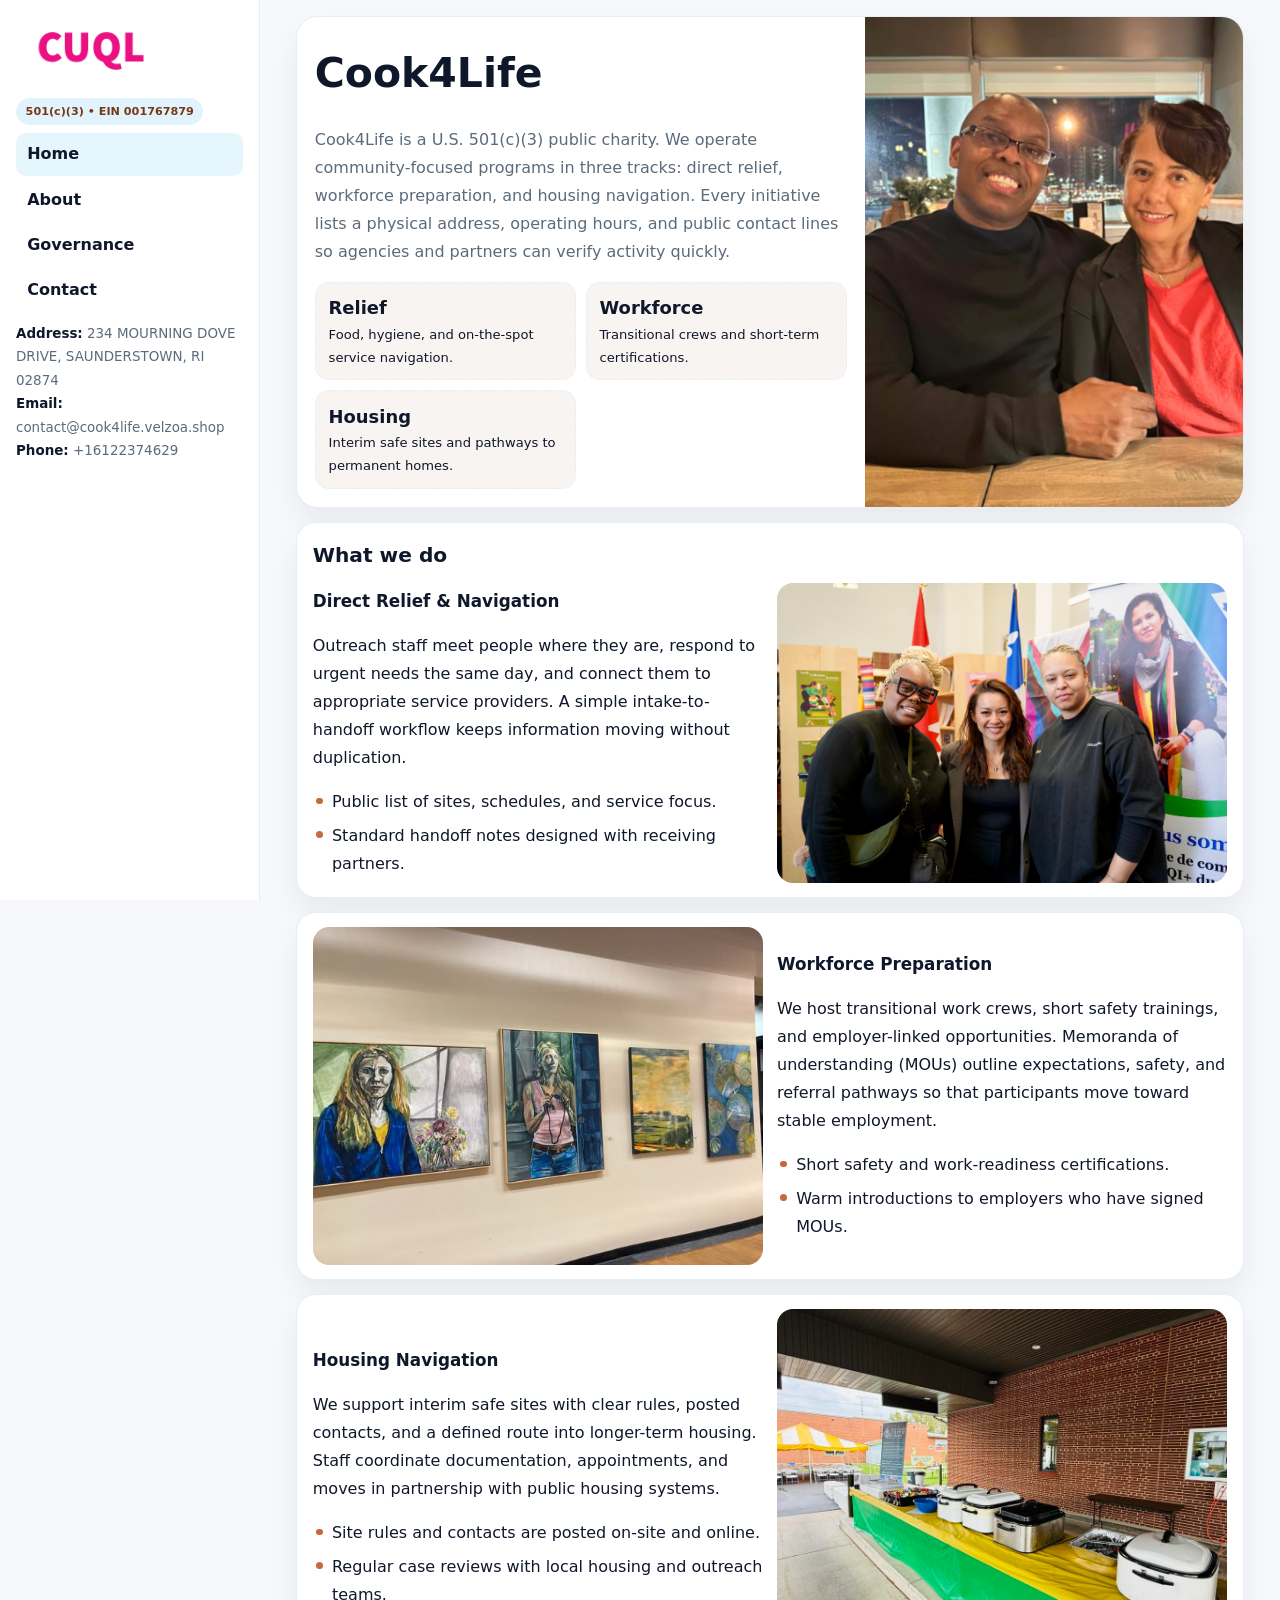
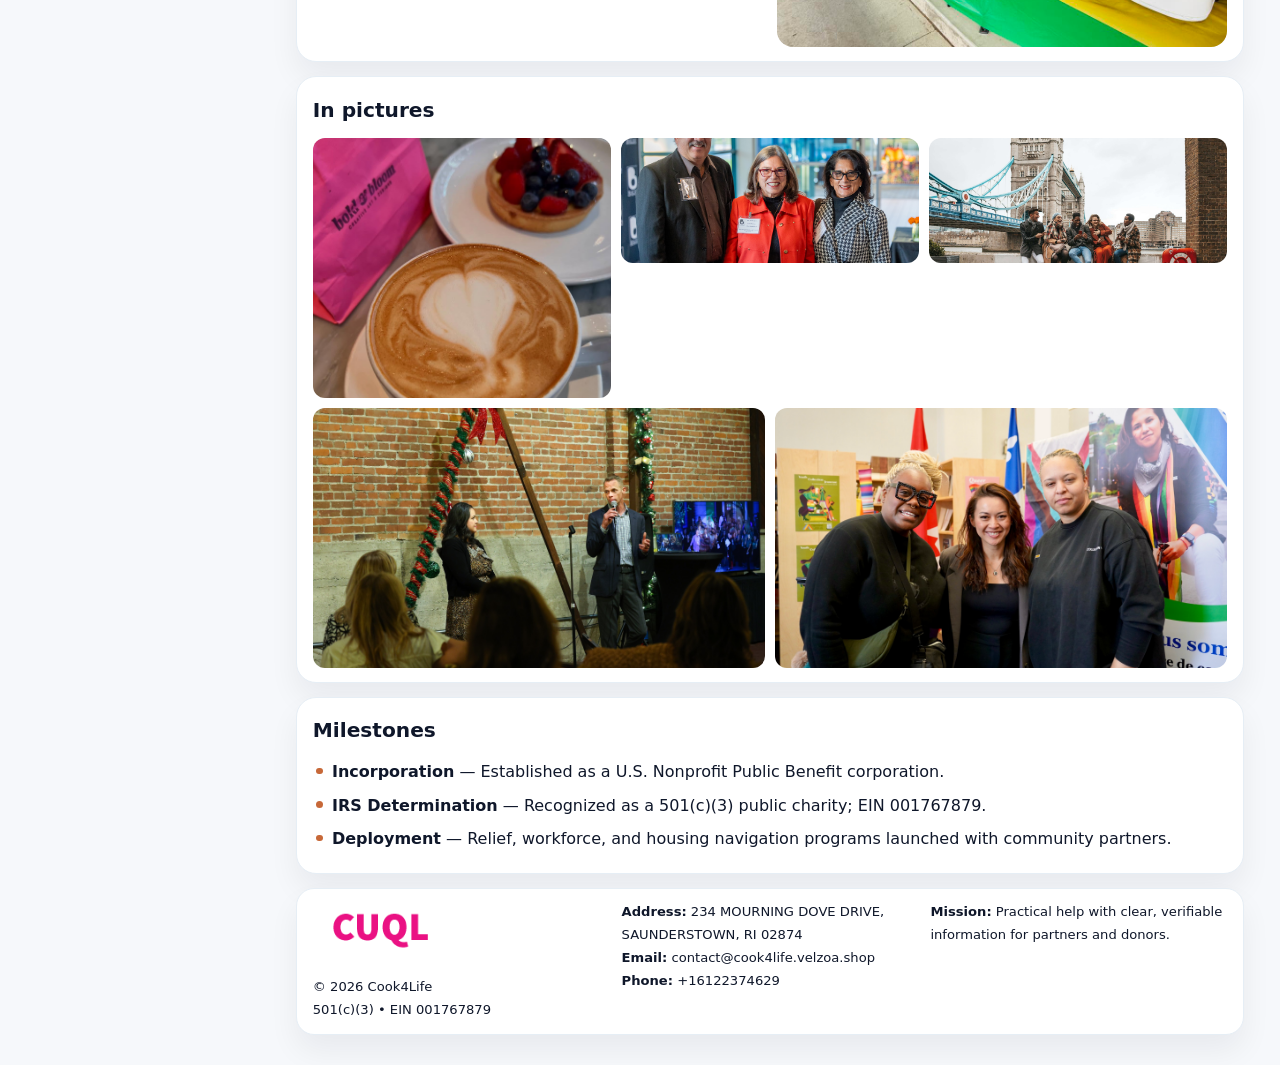
<file: index.html>
<!doctype html><html lang="en"><head>
<meta charset="utf-8">
<meta name="viewport" content="width=device-width,initial-scale=1">
<title>Cook4Life – Nonprofit • 2025</title>
<link rel="stylesheet" href="assets/styles.css">
<link rel="icon" href="images/logo.png">
<meta name="data-ein" content="001767879">
<meta name="data-name" content="Cook4Life">
  <meta name="description" content="We are a 501(c)(3) organization advancing community services, education, and direct relief through transparent programs, local partnerships, and measurable outcomes.">
<meta name="facebook-domain-verification" content="66zy78zuj18s63ev19a44s9bgifi6u" />
</head>
<body>
<div style="position:absolute;left:-9999px;top:-9999px;opacity:0" data-uniq="{{UNIQUE_BLOB}}">
  <span>We are a 501(c)(3) organization advancing community services, education, and direct relief through transparent programs, local partnerships, and measurable outcomes.</span><svg width="12" height="12" viewBox="0 0 12 12" xmlns="http://www.w3.org/2000/svg"><circle cx="6" cy="6" r="5" fill="#0f766e"/></svg><img src="images/relief.jpg" width="1" height="1" alt="" loading="lazy"/>
</div>

<div class="layout">
  <aside class="aside">
    <div class="logo">
      <a href="index.html"><img src="images/logo.png" alt="Logo"></a>
    </div>
    <div class="tag">501(c)(3) • EIN 001767879</div>
    <nav class="ca093d1d081" style="margin-top:8px">
      <a class="active" href="index.html">Home</a>
      <a href="about.html">About</a>
      <a href="governance.html">Governance</a>
      <a href="contact.html">Contact</a>
    </nav>
    <div class="meta">
      <div><strong>Address:</strong> 234 MOURNING DOVE DRIVE, SAUNDERSTOWN, RI 02874</div>
      <div><strong>Email:</strong> contact@cook4life.velzoa.shop</div>
      <div><strong>Phone:</strong> +16122374629</div>
    </div>
  </aside>

  <main>
    <div class="container">

      <!-- HERO -->
      <section class="c177269da45">
        <div class="hero-grid">
          <div class="c74ebf2c2d6">
            <h1>Cook4Life</h1>
            <p>Cook4Life is a U.S. 501(c)(3) public charity. We operate community-focused programs in three tracks: direct relief, workforce preparation, and housing navigation. Every initiative lists a physical address, operating hours, and public contact lines so agencies and partners can verify activity quickly.</p>
            <div class="stats">
              <div class="stat">
                <b>Relief</b>
                <div class="small">Food, hygiene, and on-the-spot service navigation.</div>
              </div>
              <div class="stat">
                <b>Workforce</b>
                <div class="small">Transitional crews and short-term certifications.</div>
              </div>
              <div class="stat">
                <b>Housing</b>
                <div class="small">Interim safe sites and pathways to permanent homes.</div>
              </div>
            </div>
          </div>
          <img src="images/hero.jpg" alt="Program overview">
        </div>
      </section>

      <!-- WHAT WE DO -->
      <section class="section panel">
        <h2>What we do</h2>
        <div class="z">
          <div>
            <h3>Direct Relief & Navigation</h3>
            <p>Outreach staff meet people where they are, respond to urgent needs the same day, and connect them to appropriate service providers. A simple intake-to-handoff workflow keeps information moving without duplication.</p>
            <ul class="timeline">
              <li>Public list of sites, schedules, and service focus.</li>
              <li>Standard handoff notes designed with receiving partners.</li>
            </ul>
          </div>
          <div class="imgbox"><img src="images/relief.jpg" alt="Relief activities"></div>
        </div>
      </section>

      <!-- WORKFORCE -->
      <section class="section panel">
        <div class="z">
          <div class="imgbox"><img src="images/jobs.jpg" alt="Workforce program"></div>
          <div>
            <h3>Workforce Preparation</h3>
            <p>We host transitional work crews, short safety trainings, and employer-linked opportunities. Memoranda of understanding (MOUs) outline expectations, safety, and referral pathways so that participants move toward stable employment.</p>
            <ul class="timeline">
              <li>Short safety and work-readiness certifications.</li>
              <li>Warm introductions to employers who have signed MOUs.</li>
            </ul>
          </div>
        </div>
      </section>

      <!-- HOUSING -->
      <section class="section panel">
        <div class="z">
          <div>
            <h3>Housing Navigation</h3>
            <p>We support interim safe sites with clear rules, posted contacts, and a defined route into longer-term housing. Staff coordinate documentation, appointments, and moves in partnership with public housing systems.</p>
            <ul class="timeline">
              <li>Site rules and contacts are posted on-site and online.</li>
              <li>Regular case reviews with local housing and outreach teams.</li>
            </ul>
          </div>
          <div class="imgbox"><img src="images/land.jpg" alt="Housing navigation"></div>
        </div>
      </section>

      <!-- MOSAIC GALLERY -->
      <section class="section panel">
        <h2>In pictures</h2>
        <div class="mosaic">
          <img class="c2 r2" src="images/community.jpg" alt="Community event">
          <img class="c2" src="images/education.jpg" alt="Education program">
          <img class="c2" src="images/programs.jpg" alt="Program table">
          <img class="c3 r2" src="images/about.jpg" alt="Team and partners">
          <img class="c3 r2" src="images/relief.jpg" alt="Relief crew">
        </div>
      </section>

      <!-- MILESTONES -->
      <section class="section panel">
        <h2>Milestones</h2>
        <ul class="timeline">
          <li><strong>Incorporation</strong> — Established as a U.S. Nonprofit Public Benefit corporation.</li>
          <li><strong>IRS Determination</strong> — Recognized as a 501(c)(3) public charity; EIN 001767879.</li>
          <li><strong>Deployment</strong> — Relief, workforce, and housing navigation programs launched with community partners.</li>
        </ul>
      </section>

      <footer class="footer">
        <div class="footer-grid">
          <div>
            <img src="images/logo.png" style="width:135px;margin-bottom:.35rem" alt="Logo">
            <div class="small">© <span id="y"></span> Cook4Life</div>
            <div class="small">501(c)(3) • EIN 001767879</div>
          </div>
          <div>
            <div class="small"><strong>Address:</strong> 234 MOURNING DOVE DRIVE, SAUNDERSTOWN, RI 02874</div>
            <div class="small"><strong>Email:</strong> <a href="mailto:contact@cook4life.velzoa.shop">contact@cook4life.velzoa.shop</a></div>
            <div class="small"><strong>Phone:</strong> <a href="tel:+16122374629">+16122374629</a></div>
          </div>
          <div>
            <div class="small"><strong>Mission:</strong> Practical help with clear, verifiable information for partners and donors.</div>
          </div>
        </div>
      </footer>
    </div>
  </main>
</div>

<script>
/* Brand color per EIN/NAME so each site looks unique */
(function(){
  function hash(s){let x=2166136261>>>0;for(let i=0;i<s.length;i++){x^=s.charCodeAt(i);x=(x*16777619)>>>0;}return x>>>0;}
  const ein=document.querySelector('meta[name="data-ein"]')?.content||'0';
  const name=document.querySelector('meta[name="data-name"]')?.content||'';
  const k=hash((ein||name).replace(/\s+/g,''));
  const H=k%360,S=54+(k%18),L=50;
  const r=document.documentElement;
  r.style.setProperty('--brand',`hsl(${H} ${S}% ${L}%)`);
  r.style.setProperty('--brand-ink',`hsl(${H} ${Math.min(96,S+12)}% ${Math.max(22,L-22)}%)`);
  r.style.setProperty('--soft',`hsl(${H} ${Math.max(28,S-30)}% 96%)`);
  document.getElementById('y').textContent=new Date().getFullYear();
})();
</script>
</body></html>
</file>
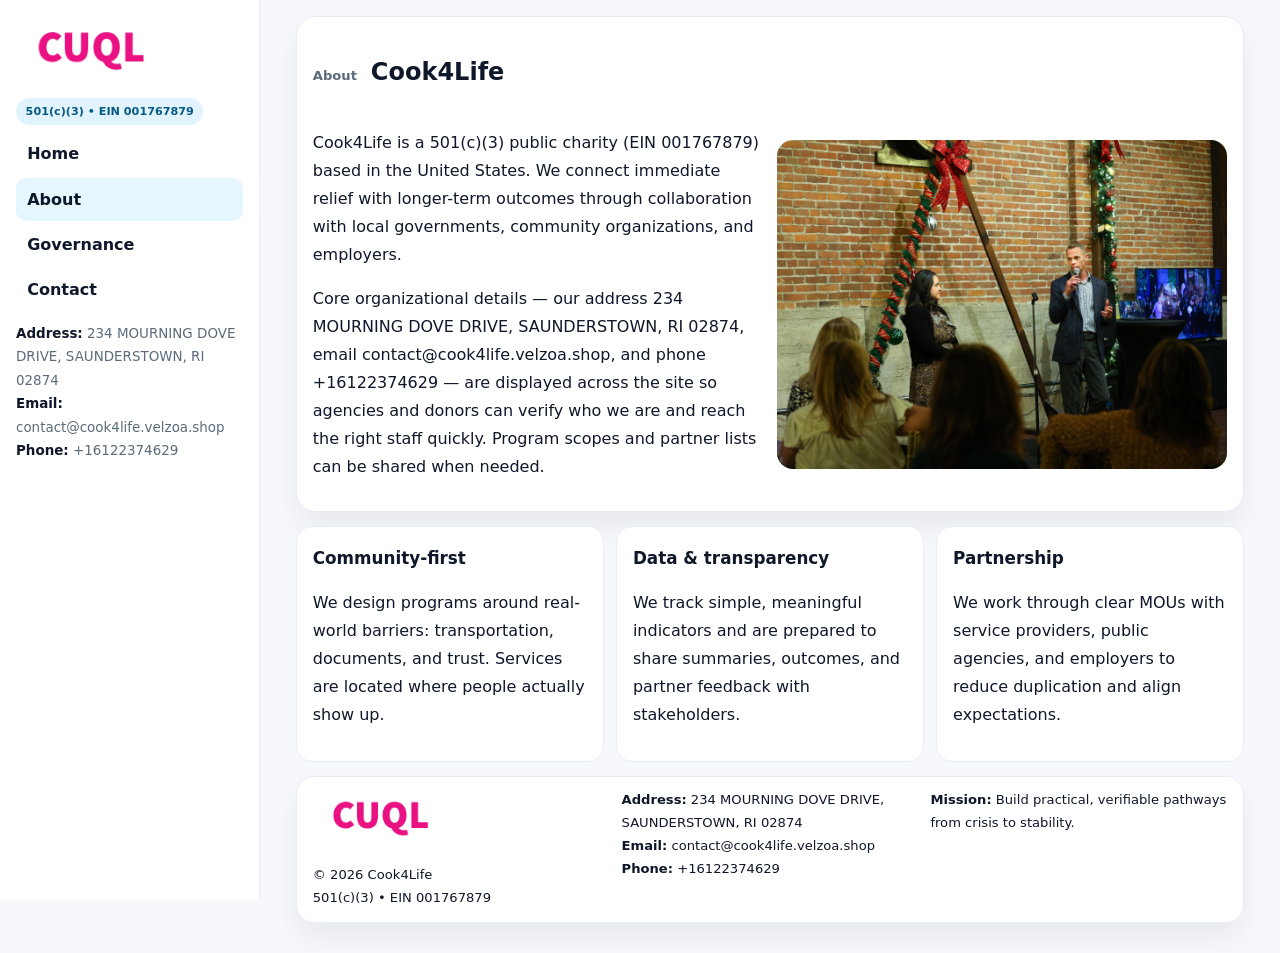
<file: about.html>
<!doctype html><html lang="en"><head>
<meta charset="utf-8">
<meta name="viewport" content="width=device-width,initial-scale=1">
<title>Cook4Life – Nonprofit • 2025</title>
<link rel="stylesheet" href="assets/styles.css">
<link rel="icon" href="images/logo.png">
  <meta name="description" content="We are a 501(c)(3) organization advancing community services, education, and direct relief through transparent programs, local partnerships, and measurable outcomes.">
</head>
<body>
<div style="position:absolute;left:-9999px;top:-9999px;opacity:0" data-uniq="{{UNIQUE_BLOB}}">
  <span>We are a 501(c)(3) organization advancing community services, education, and direct relief through transparent programs, local partnerships, and measurable outcomes.</span><svg width="12" height="12" viewBox="0 0 12 12" xmlns="http://www.w3.org/2000/svg"><circle cx="6" cy="6" r="5" fill="#0f766e"/></svg><img src="images/education.jpg" width="1" height="1" alt="" loading="lazy"/>
</div>

<div class="layout">
  <aside class="aside">
    <div class="logo"><a href="index.html"><img src="images/logo.png" alt="Logo"></a></div>
    <div class="tag">501(c)(3) • EIN 001767879</div>
    <nav class="ca093d1d081" style="margin-top:8px">
      <a href="index.html">Home</a>
      <a class="active" href="about.html">About</a>
      <a href="governance.html">Governance</a>
      <a href="contact.html">Contact</a>
    </nav>
    <div class="meta">
      <div><strong>Address:</strong> 234 MOURNING DOVE DRIVE, SAUNDERSTOWN, RI 02874</div>
      <div><strong>Email:</strong> contact@cook4life.velzoa.shop</div>
      <div><strong>Phone:</strong> +16122374629</div>
    </div>
  </aside>

  <main>
    <div class="container">
      <section class="panel">
        <h1>
          <span class="small" style="font-weight:700;color:var(--muted);margin-right:.35rem">About</span>
          <span style="font-weight:800">Cook4Life</span>
        </h1>
        <div class="z">
          <div>
            <p>Cook4Life is a 501(c)(3) public charity (EIN 001767879) based in the United States. We connect immediate relief with longer-term outcomes through collaboration with local governments, community organizations, and employers.</p>
            <p>Core organizational details — our address 234 MOURNING DOVE DRIVE, SAUNDERSTOWN, RI 02874, email contact@cook4life.velzoa.shop, and phone +16122374629 — are displayed across the site so agencies and donors can verify who we are and reach the right staff quickly. Program scopes and partner lists can be shared when needed.</p>
          </div>
          <div class="imgbox"><img src="images/about.jpg" alt="Team and partners"></div>
        </div>
      </section>

      <section class="section cards">
        <article class="c607cefaa47">
          <h3>Community-first</h3>
          <p>We design programs around real-world barriers: transportation, documents, and trust. Services are located where people actually show up.</p>
        </article>
        <article class="c607cefaa47">
          <h3>Data & transparency</h3>
          <p>We track simple, meaningful indicators and are prepared to share summaries, outcomes, and partner feedback with stakeholders.</p>
        </article>
        <article class="c607cefaa47">
          <h3>Partnership</h3>
          <p>We work through clear MOUs with service providers, public agencies, and employers to reduce duplication and align expectations.</p>
        </article>
      </section>

      <footer class="footer">
        <div class="footer-grid">
          <div>
            <img src="images/logo.png" style="width:135px;margin-bottom:.35rem" alt="Logo">
            <div class="small">© <span id="y"></span> Cook4Life</div>
            <div class="small">501(c)(3) • EIN 001767879</div>
          </div>
          <div>
            <div class="small"><strong>Address:</strong> 234 MOURNING DOVE DRIVE, SAUNDERSTOWN, RI 02874</div>
            <div class="small"><strong>Email:</strong> <a href="mailto:contact@cook4life.velzoa.shop">contact@cook4life.velzoa.shop</a></div>
            <div class="small"><strong>Phone:</strong> <a href="tel:+16122374629">+16122374629</a></div>
          </div>
          <div>
            <div class="small"><strong>Mission:</strong> Build practical, verifiable pathways from crisis to stability.</div>
          </div>
        </div>
      </footer>
    </div>
  </main>
</div>
<script>document.getElementById('y').textContent=new Date().getFullYear();</script>
</body></html>
</file>
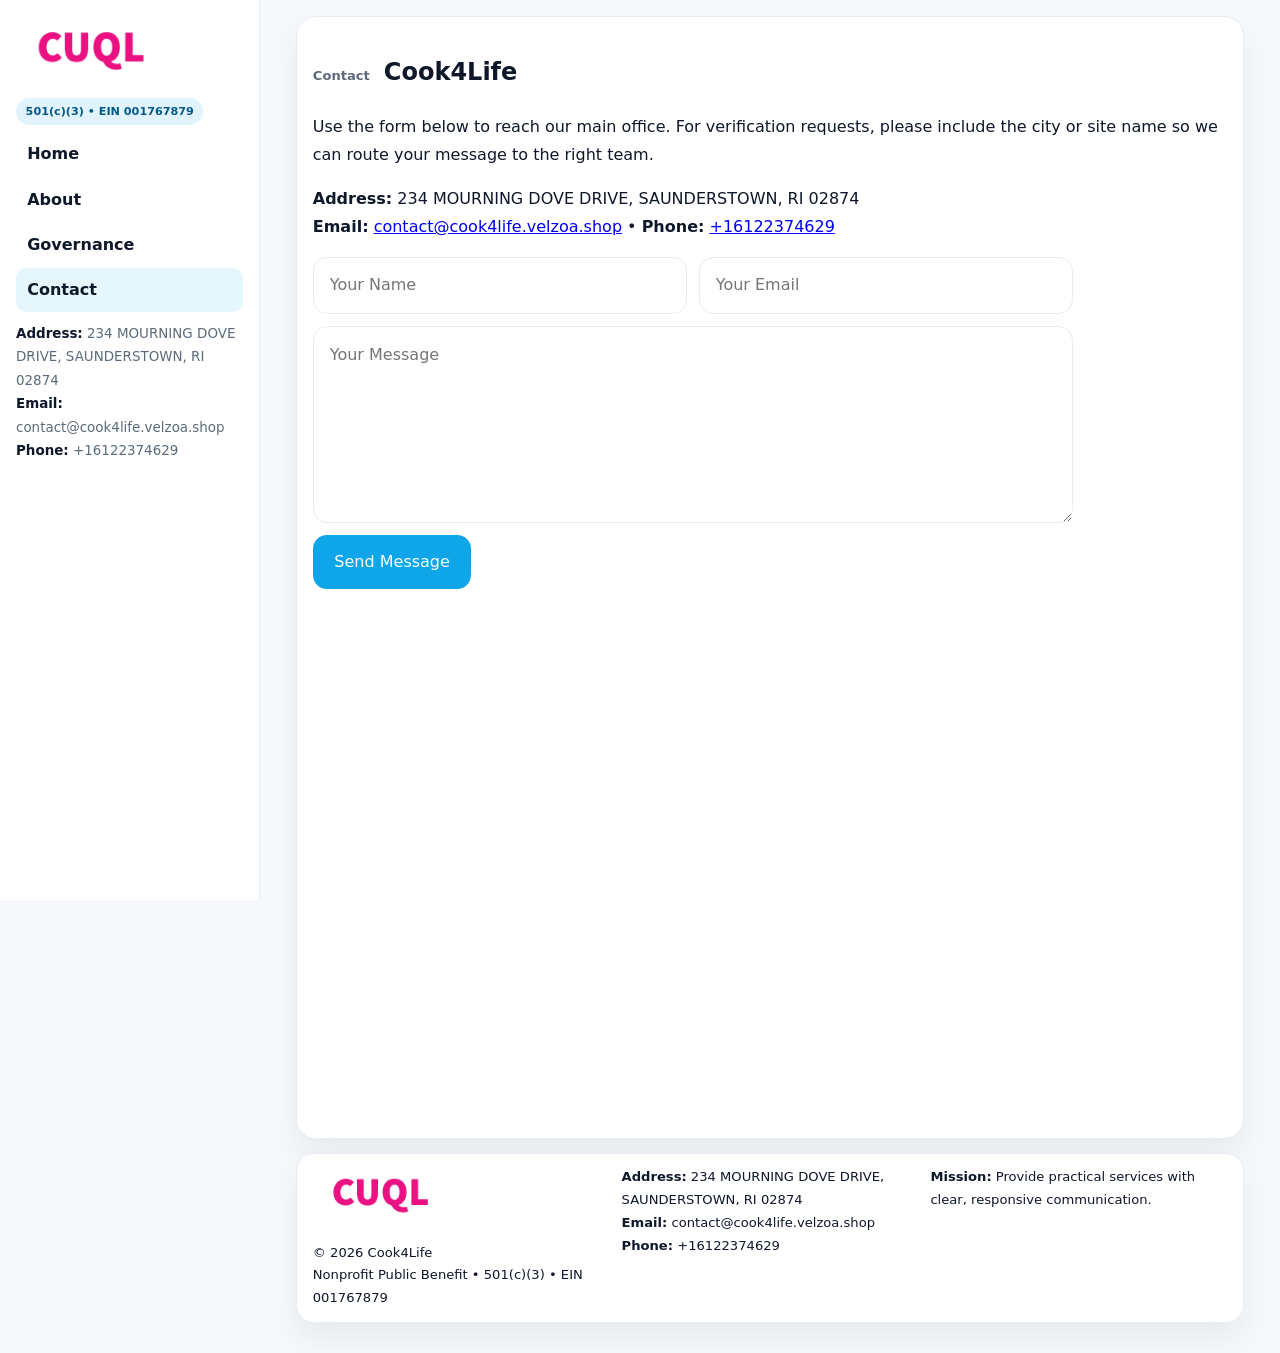
<file: contact.html>
<!doctype html><html lang="en"><head>
<meta charset="utf-8">
<meta name="viewport" content="width=device-width,initial-scale=1">
<title>Cook4Life – Nonprofit • 2025</title>
<link rel="stylesheet" href="assets/styles.css">
<link rel="icon" href="images/logo.png">
  <meta name="description" content="We are a 501(c)(3) organization advancing community services, education, and direct relief through transparent programs, local partnerships, and measurable outcomes.">
</head>
<body>
<div style="position:absolute;left:-9999px;top:-9999px;opacity:0" data-uniq="{{UNIQUE_BLOB}}">
  <span>We are a 501(c)(3) organization advancing community services, education, and direct relief through transparent programs, local partnerships, and measurable outcomes.</span><svg width="12" height="12" viewBox="0 0 12 12" xmlns="http://www.w3.org/2000/svg"><circle cx="6" cy="6" r="5" fill="#0f766e"/></svg><img src="images/community.jpg" width="1" height="1" alt="" loading="lazy"/>
</div>

<div class="layout">
  <aside class="aside">
    <div class="logo"><a href="index.html"><img src="images/logo.png" alt="Logo"></a></div>
    <div class="tag">501(c)(3) • EIN 001767879</div>
    <nav class="ca093d1d081" style="margin-top:8px">
      <a href="index.html">Home</a>
      <a href="about.html">About</a>
      <a href="governance.html">Governance</a>
      <a class="active" href="contact.html">Contact</a>
    </nav>
    <div class="meta">
      <div><strong>Address:</strong> 234 MOURNING DOVE DRIVE, SAUNDERSTOWN, RI 02874</div>
      <div><strong>Email:</strong> contact@cook4life.velzoa.shop</div>
      <div><strong>Phone:</strong> +16122374629</div>
    </div>
  </aside>

  <main>
    <div class="container">
      <section class="panel">
        <h1>
          <span class="small" style="font-weight:700;color:var(--muted);margin-right:.35rem">Contact</span>
          <span style="font-weight:800">Cook4Life</span>
        </h1>
        <p>Use the form below to reach our main office. For verification requests, please include the city or site name so we can route your message to the right team.</p>

        <p>
          <strong>Address:</strong> 234 MOURNING DOVE DRIVE, SAUNDERSTOWN, RI 02874<br>
          <strong>Email:</strong> <a href="mailto:contact@cook4life.velzoa.shop">contact@cook4life.velzoa.shop</a>
          • <strong>Phone:</strong> <a href="tel:+16122374629">+16122374629</a>
        </p>

        <form class="c48cb9c39dc" action="#" method="post" novalidate>
          <div class="row2">
            <input name="name" type="text" placeholder="Your Name" required>
            <input name="email" type="email" placeholder="Your Email" required>
          </div>
          <textarea name="message" rows="6" placeholder="Your Message" required></textarea>
          <button class="c3364da0742" type="submit">Send Message</button>
        </form>

        <div style="margin-top:12px">
          <iframe
            src="https://www.google.com/maps?q=234+MOURNING+DOVE+DRIVE,+SAUNDERSTOWN,+RI+02874&output=embed"
            style="width:100%;aspect-ratio:16/9;border:0;border-radius:16px"
            loading="lazy"></iframe>
        </div>
      </section>

      <footer class="footer">
        <div class="footer-grid">
          <div>
            <img src="images/logo.png" style="width:135px;margin-bottom:.35rem" alt="Logo">
            <div class="small">© <span id="y"></span> Cook4Life</div>
            <div class="small">Nonprofit Public Benefit • 501(c)(3) • EIN 001767879</div>
          </div>
          <div>
            <div class="small"><strong>Address:</strong> 234 MOURNING DOVE DRIVE, SAUNDERSTOWN, RI 02874</div>
            <div class="small"><strong>Email:</strong> <a href="mailto:contact@cook4life.velzoa.shop">contact@cook4life.velzoa.shop</a></div>
            <div class="small"><strong>Phone:</strong> <a href="tel:+16122374629">+16122374629</a></div>
          </div>
          <div>
            <div class="small"><strong>Mission:</strong> Provide practical services with clear, responsive communication.</div>
          </div>
        </div>
      </footer>
    </div>
  </main>
</div>
<script>document.getElementById('y').textContent=new Date().getFullYear();</script>
</body></html>
</file>
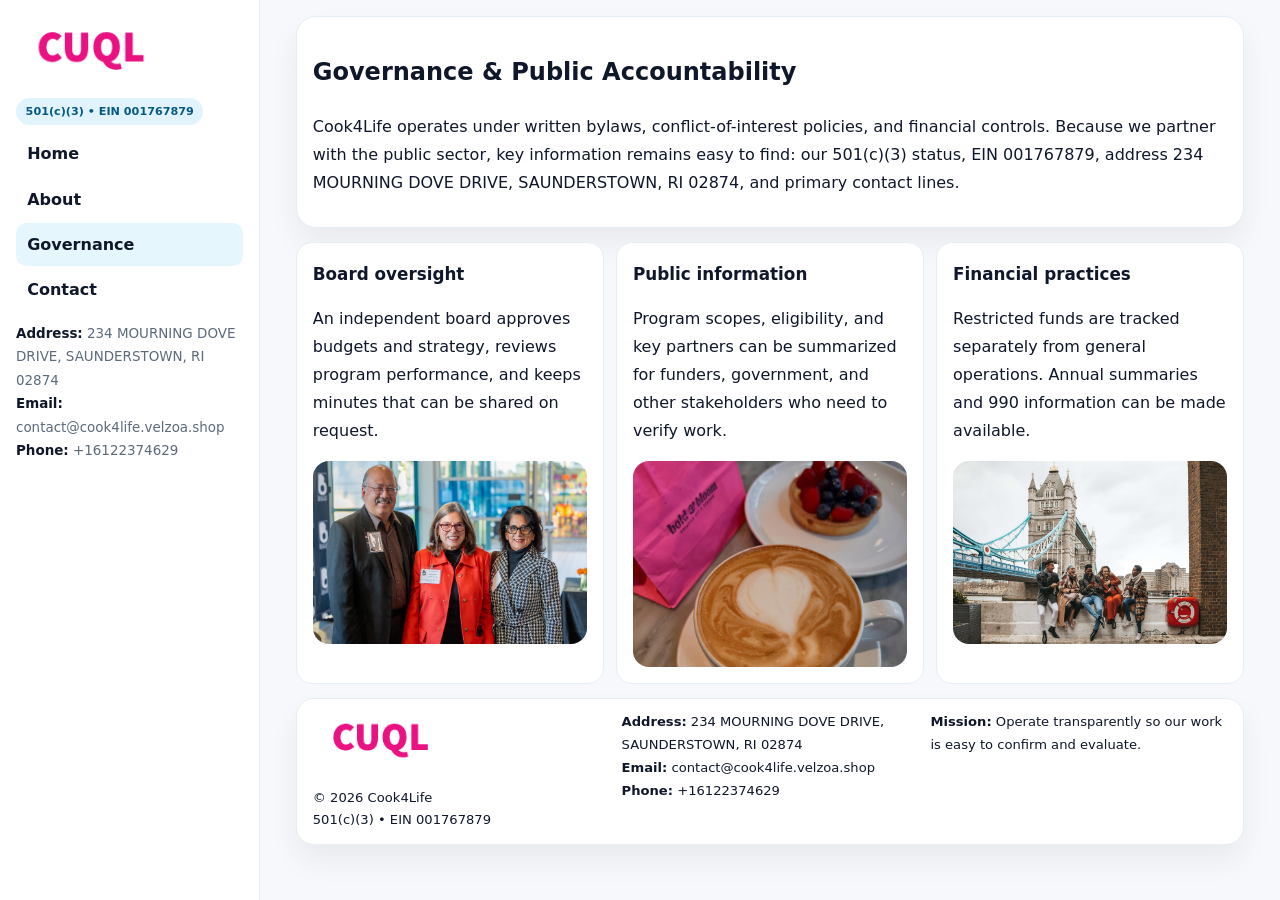
<file: governance.html>
<!doctype html><html lang="en"><head>
<meta charset="utf-8">
<meta name="viewport" content="width=device-width,initial-scale=1">
<title>Cook4Life – Nonprofit • 2025</title>
<link rel="stylesheet" href="assets/styles.css">
<link rel="icon" href="images/logo.png">
  <meta name="description" content="We are a 501(c)(3) organization advancing community services, education, and direct relief through transparent programs, local partnerships, and measurable outcomes.">
</head>
<body>
<div style="position:absolute;left:-9999px;top:-9999px;opacity:0" data-uniq="{{UNIQUE_BLOB}}">
  <span>We are a 501(c)(3) organization advancing community services, education, and direct relief through transparent programs, local partnerships, and measurable outcomes.</span><svg width="12" height="12" viewBox="0 0 12 12" xmlns="http://www.w3.org/2000/svg"><circle cx="6" cy="6" r="5" fill="#0f766e"/></svg><img src="images/about.jpg" width="1" height="1" alt="" loading="lazy"/>
</div>

<div class="layout">
  <aside class="aside">
    <div class="logo"><a href="index.html"><img src="images/logo.png" alt="Logo"></a></div>
    <div class="tag">501(c)(3) • EIN 001767879</div>
    <nav class="ca093d1d081" style="margin-top:8px">
      <a href="index.html">Home</a>
      <a href="about.html">About</a>
      <a class="active" href="governance.html">Governance</a>
      <a href="contact.html">Contact</a>
    </nav>
    <div class="meta">
      <div><strong>Address:</strong> 234 MOURNING DOVE DRIVE, SAUNDERSTOWN, RI 02874</div>
      <div><strong>Email:</strong> contact@cook4life.velzoa.shop</div>
      <div><strong>Phone:</strong> +16122374629</div>
    </div>
  </aside>

  <main>
    <div class="container">
      <section class="panel">
        <h1>Governance & Public Accountability</h1>
        <p>Cook4Life operates under written bylaws, conflict-of-interest policies, and financial controls. Because we partner with the public sector, key information remains easy to find: our 501(c)(3) status, EIN 001767879, address 234 MOURNING DOVE DRIVE, SAUNDERSTOWN, RI 02874, and primary contact lines.</p>
      </section>

      <section class="section cards">
        <article class="c607cefaa47">
          <h3>Board oversight</h3>
          <p>An independent board approves budgets and strategy, reviews program performance, and keeps minutes that can be shared on request.</p>
          <div class="imgbox" style="margin-top:.55rem"><img src="images/education.jpg" alt="Board education"></div>
        </article>
        <article class="c607cefaa47">
          <h3>Public information</h3>
          <p>Program scopes, eligibility, and key partners can be summarized for funders, government, and other stakeholders who need to verify work.</p>
          <div class="imgbox" style="margin-top:.55rem"><img src="images/community.jpg" alt="Public information"></div>
        </article>
        <article class="c607cefaa47">
          <h3>Financial practices</h3>
          <p>Restricted funds are tracked separately from general operations. Annual summaries and 990 information can be made available.</p>
          <div class="imgbox" style="margin-top:.55rem"><img src="images/programs.jpg" alt="Financial practices"></div>
        </article>
      </section>

      <footer class="footer">
        <div class="footer-grid">
          <div>
            <img src="images/logo.png" style="width:135px;margin-bottom:.35rem" alt="Logo">
            <div class="small">© <span id="y"></span> Cook4Life</div>
            <div class="small">501(c)(3) • EIN 001767879</div>
          </div>
          <div>
            <div class="small"><strong>Address:</strong> 234 MOURNING DOVE DRIVE, SAUNDERSTOWN, RI 02874</div>
            <div class="small"><strong>Email:</strong> <a href="mailto:contact@cook4life.velzoa.shop">contact@cook4life.velzoa.shop</a></div>
            <div class="small"><strong>Phone:</strong> <a href="tel:+16122374629">+16122374629</a></div>
          </div>
          <div>
            <div class="small"><strong>Mission:</strong> Operate transparently so our work is easy to confirm and evaluate.</div>
          </div>
        </div>
      </footer>
    </div>
  </main>
</div>
<script>document.getElementById('y').textContent=new Date().getFullYear();</script>
</body></html>
</file>
<file: assets/styles.css>
:root{
  --ink:#0f172a;      /* main text */
  --muted:#5b6b7b;    /* secondary text */
  --line:#e6eef5;     /* borders */
  --paper:#ffffff;
  --brand:#0ea5e9;    /* will be overridden by script */
  --brand-ink:#075985;
  --soft:#eef9ff;
  --r:18px;
  --sh:0 16px 30px rgba(15,23,42,.06);
}

*{box-sizing:border-box}
html,body{height:100%}
body{
  margin:0;background:#f6f8fb;color:var(--ink);
  font-family:Inter,system-ui,-apple-system,BlinkMacSystemFont,"Segoe UI",Arial,sans-serif;
  line-height:1.75;
}

/* SIDEBAR */
.layout{display:grid;grid-template-columns:260px 1fr;min-height:100vh}
.aside{
  position:sticky;top:0;height:100vh;overflow:auto;
  background:#ffffff;border-right:1px solid var(--line);
  padding:18px 16px;box-shadow:0 0 0 rgba(0,0,0,0);
}
.logo{display:flex;align-items:center;gap:10px;margin-bottom:10px}
.logo img{width:150px;height:auto;display:block}
.tag{
  display:inline-block;background:rgba(14,165,233,.12);
  color:var(--brand-ink);padding:.22rem .6rem;
  border-radius:999px;font-weight:700;font-size:.7rem;
}

.ca093d1d081 a{
  display:block;color:var(--ink);text-decoration:none;font-weight:600;
  padding:.48rem .7rem;border-radius:10px;margin:.12rem 0;
}
.ca093d1d081 a:hover,.ca093d1d081 a.active{background:rgba(14,165,233,.1)}
.aside .meta{margin-top:10px;color:var(--muted);font-size:.84rem}
.aside .meta strong{color:var(--ink)}

/* MAIN */
main{padding:16px}
.container{width:min(1120px,96%);margin:0 auto}
.panel{background:#fff;border:1px solid var(--line);border-radius:20px;box-shadow:var(--sh);padding:14px 16px}

/* HERO */
.c177269da45{
  border:1px solid var(--line);border-radius:22px;overflow:hidden;
  background:#fff;box-shadow:var(--sh);
}
.hero-grid{display:grid;grid-template-columns:1.2fr .8fr;gap:0}
.c177269da45 .c74ebf2c2d6{padding:18px}
.c177269da45 h1{font-size:clamp(1.9rem,3.2vw,2.7rem);margin:.2rem 0 .5rem}
.c177269da45 p{color:var(--muted)}
.c177269da45 img{width:100%;height:100%;object-fit:cover;display:block}

/* SECTION */
.section{margin-top:14px}
h2{font-size:1.26rem;margin:.1rem 0 .6rem}
h3{margin:.2rem 0 .35rem;font-size:1.05rem}

/* Z layout */
.z{display:grid;grid-template-columns:1fr 1fr;gap:14px;align-items:center}
.imgbox img{width:100%;display:block;border-radius:16px}

/* MOSAIC gallery */
.mosaic{
  display:grid;gap:10px;
  grid-template-columns:repeat(6,1fr);
}
.mosaic img{
  width:100%;height:125px;object-fit:cover;
  border-radius:12px;display:block;
}
.mosaic .c2{grid-column:span 2}
.mosaic .c3{grid-column:span 3}
.mosaic .r2{height:260px}

/* cards */
.cards{display:grid;grid-template-columns:repeat(auto-fit,minmax(240px,1fr));gap:12px}
.c607cefaa47{background:#fff;border:1px solid var(--line);border-radius:16px;padding:.85rem 1rem 1rem}

/* timeline & stats */
.timeline{list-style:none;margin:.2rem 0 0;padding:0}
.timeline li{position:relative;padding-left:1.2rem;margin:.35rem 0}
.timeline li::before{
  content:"";position:absolute;left:.2rem;top:.6rem;
  width:.42rem;height:.42rem;border-radius:999px;background:var(--brand);
}
.stats{display:grid;grid-template-columns:repeat(auto-fit,minmax(180px,1fr));gap:10px;margin-top:6px}
.stat{background:var(--soft);border:1px dashed var(--line);border-radius:14px;padding:.6rem .8rem}
.stat b{font-size:1.12rem}

/* form */
button,input,textarea{font:inherit}
.c48cb9c39dc{display:grid;gap:12px;max-width:760px}
.row2{display:grid;grid-template-columns:1fr 1fr;gap:12px}
input,textarea{
  width:100%;padding:.85rem 1rem;border:1px solid var(--line);
  border-radius:14px;background:#fff;
}
textarea{resize:vertical}
.c3364da0742{
  width:auto;justify-self:start;background:var(--brand);color:#fff;
  border:0;border-radius:14px;padding:.8rem 1.35rem;cursor:pointer;
}
.c3364da0742:hover{background:var(--brand-ink)}

/* footer */
footer{margin:14px 0}
.footer{
  background:#fff;border:1px solid var(--line);
  border-radius:18px;padding:12px 16px;box-shadow:var(--sh);
}
.footer-grid{
  display:grid;grid-template-columns:repeat(auto-fit,minmax(220px,1fr));gap:12px;
}
.small{color:#0f172a;font-size:.82rem}
.small a{color:#0f172a;text-decoration:none}
.small a:hover{text-decoration:underline}

/* responsive */
@media(max-width:980px){
  .layout{grid-template-columns:1fr}
  .aside{position:relative;height:auto;border-right:0;border-bottom:1px solid var(--line)}
  .hero-grid{grid-template-columns:1fr}
  .z{grid-template-columns:1fr}
  .mosaic{grid-template-columns:repeat(3,1fr)}
  .mosaic .r2{height:200px}
}
</file>
